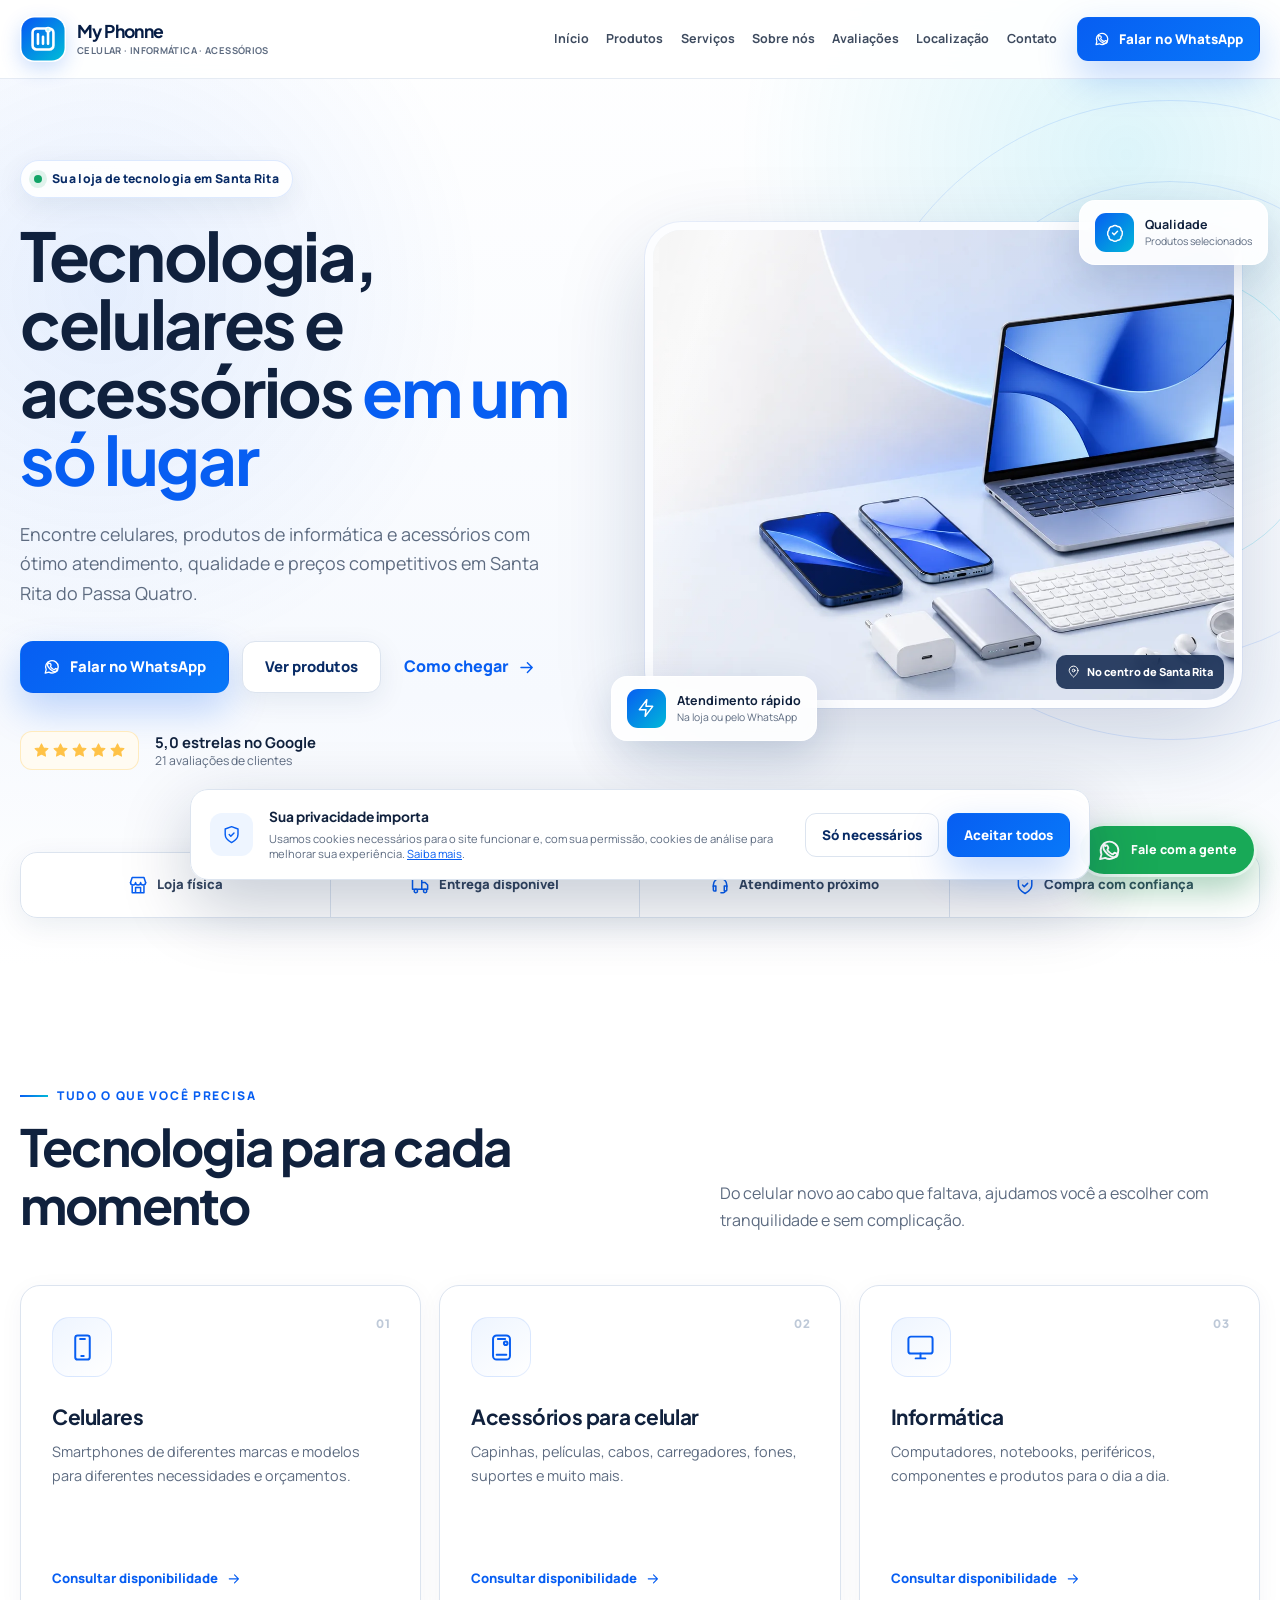
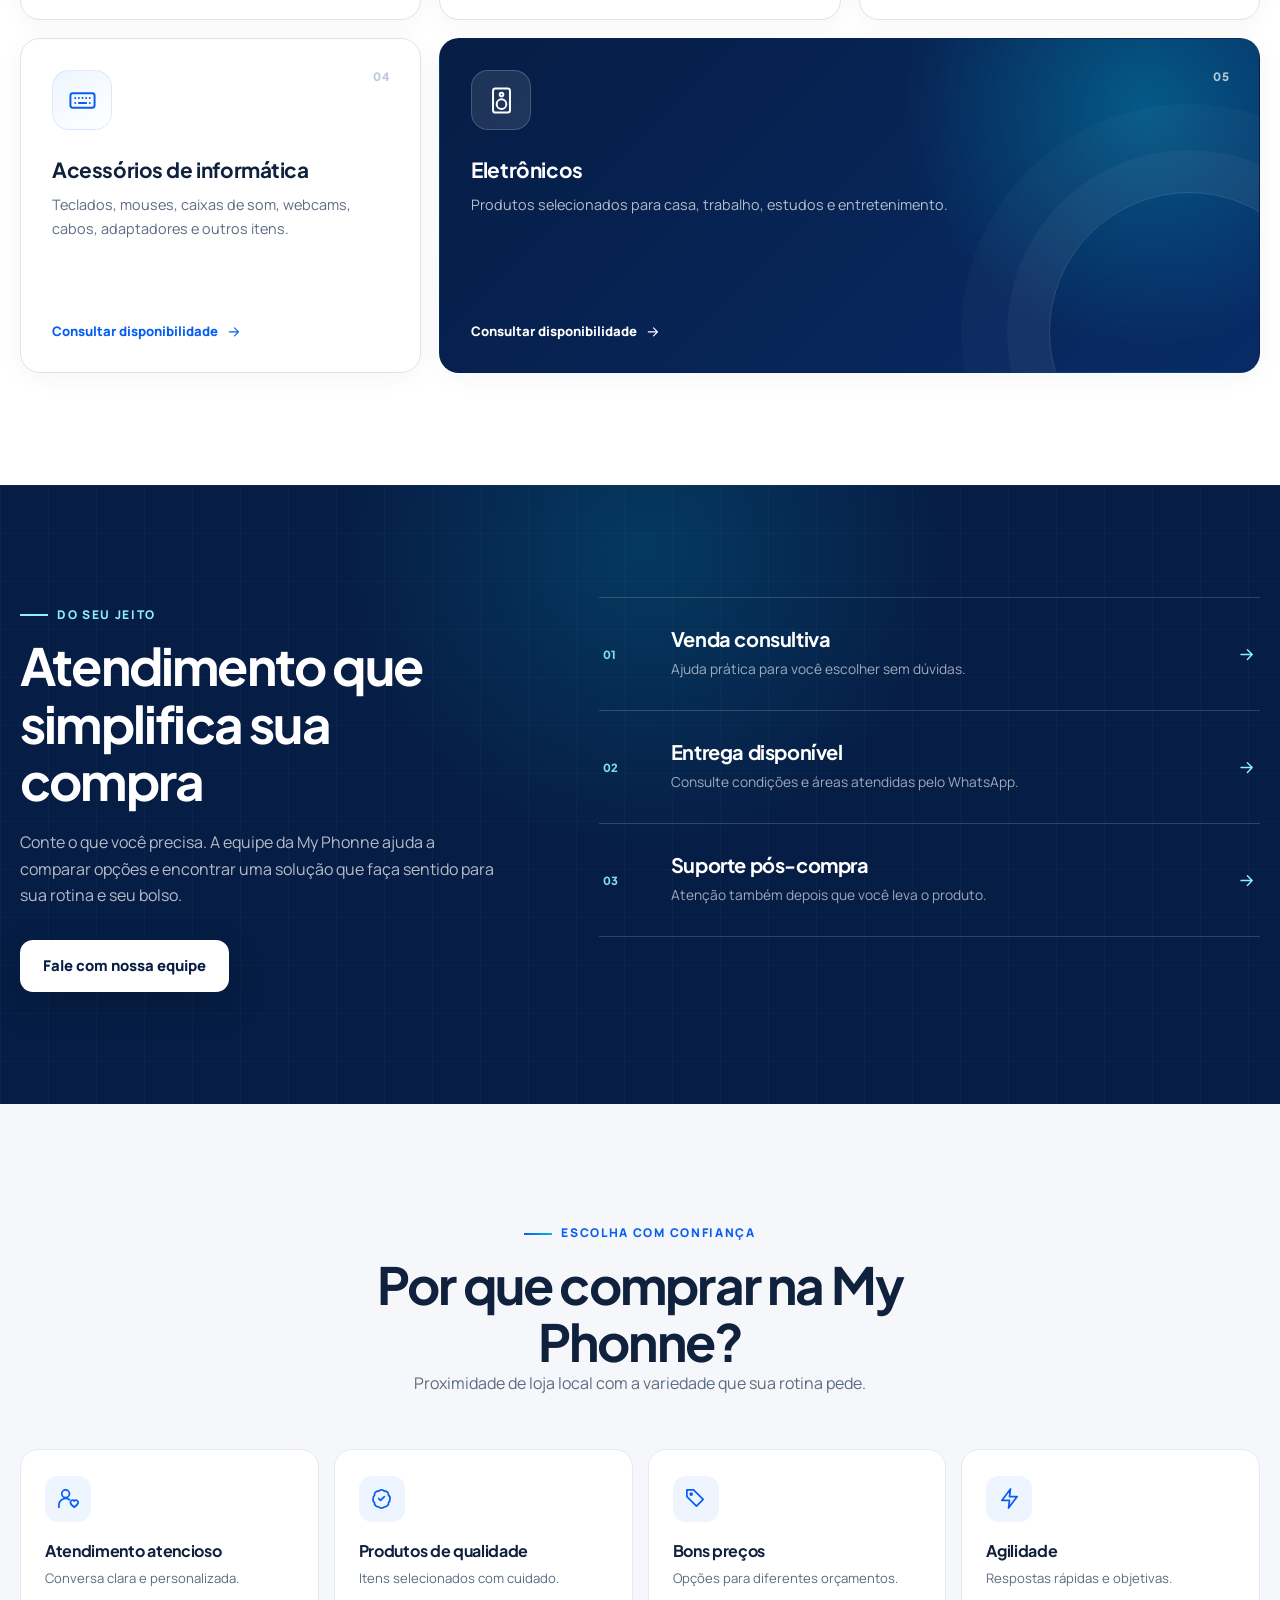
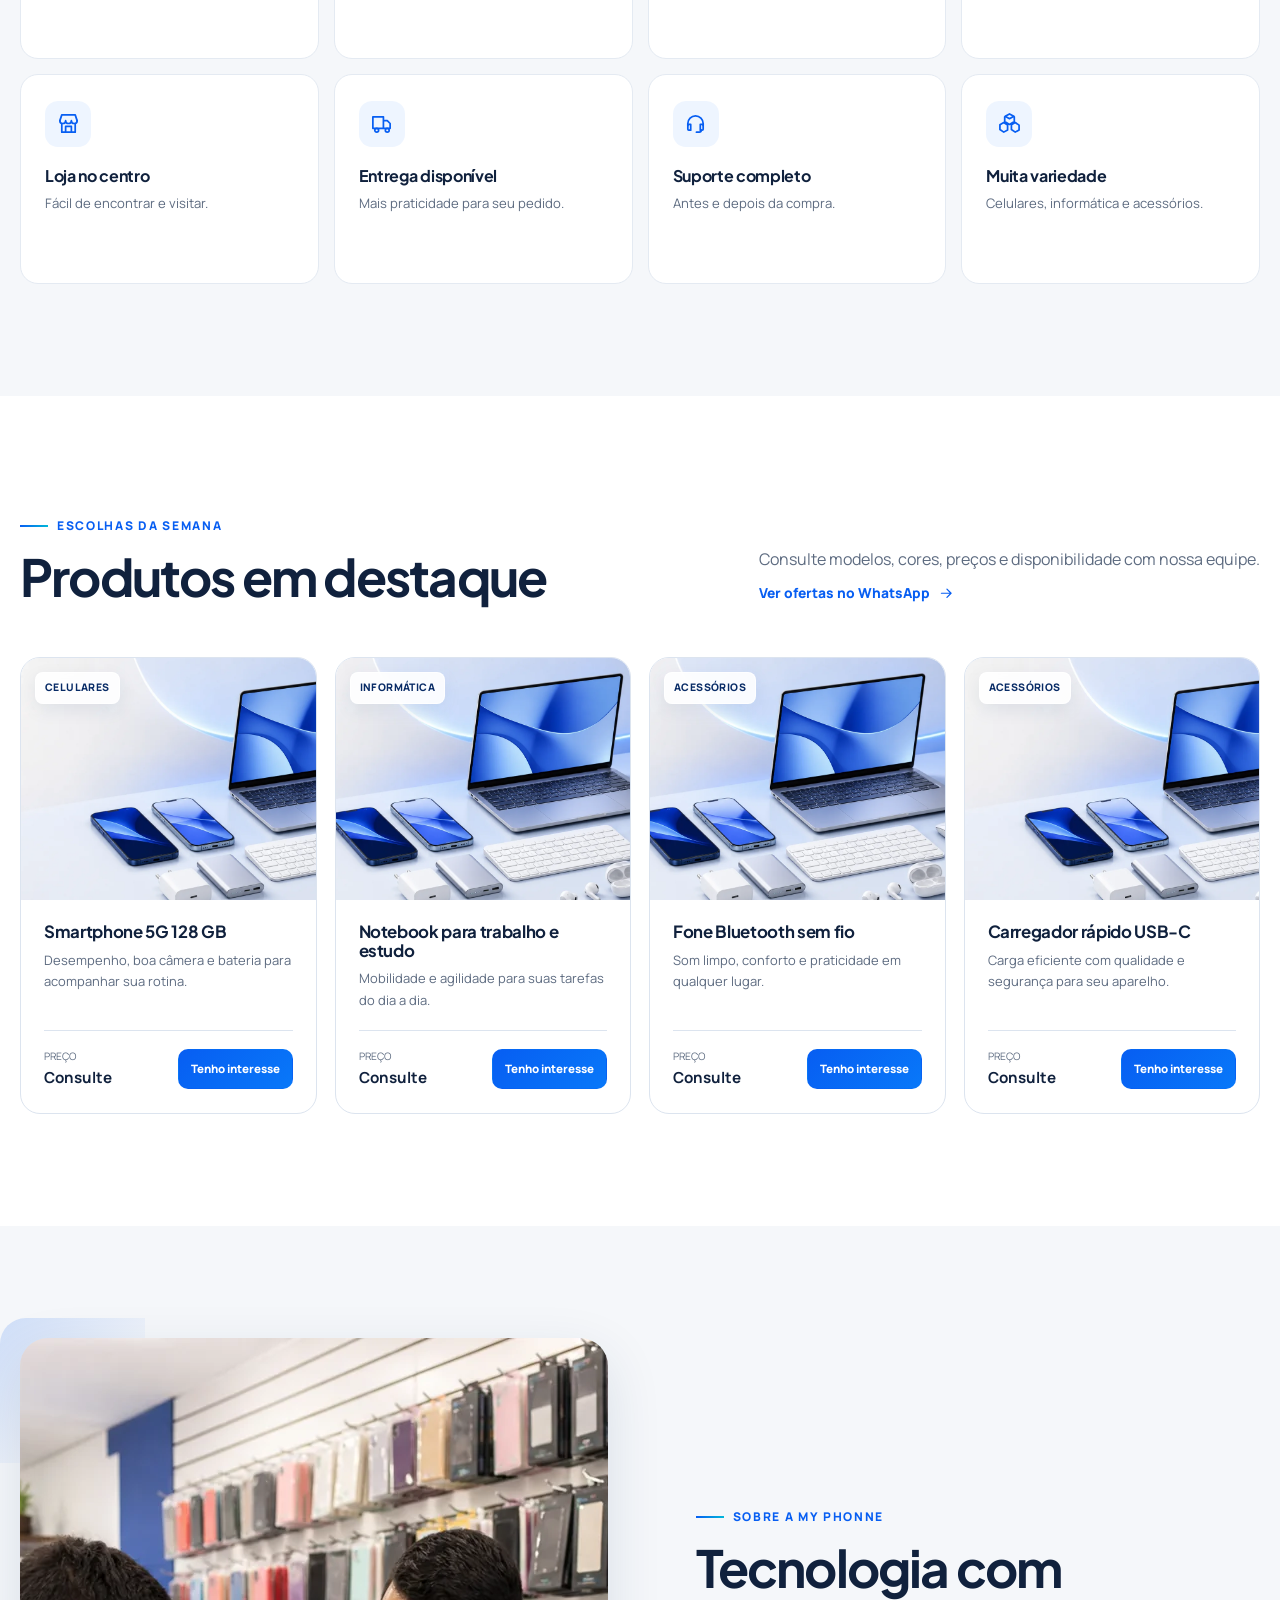
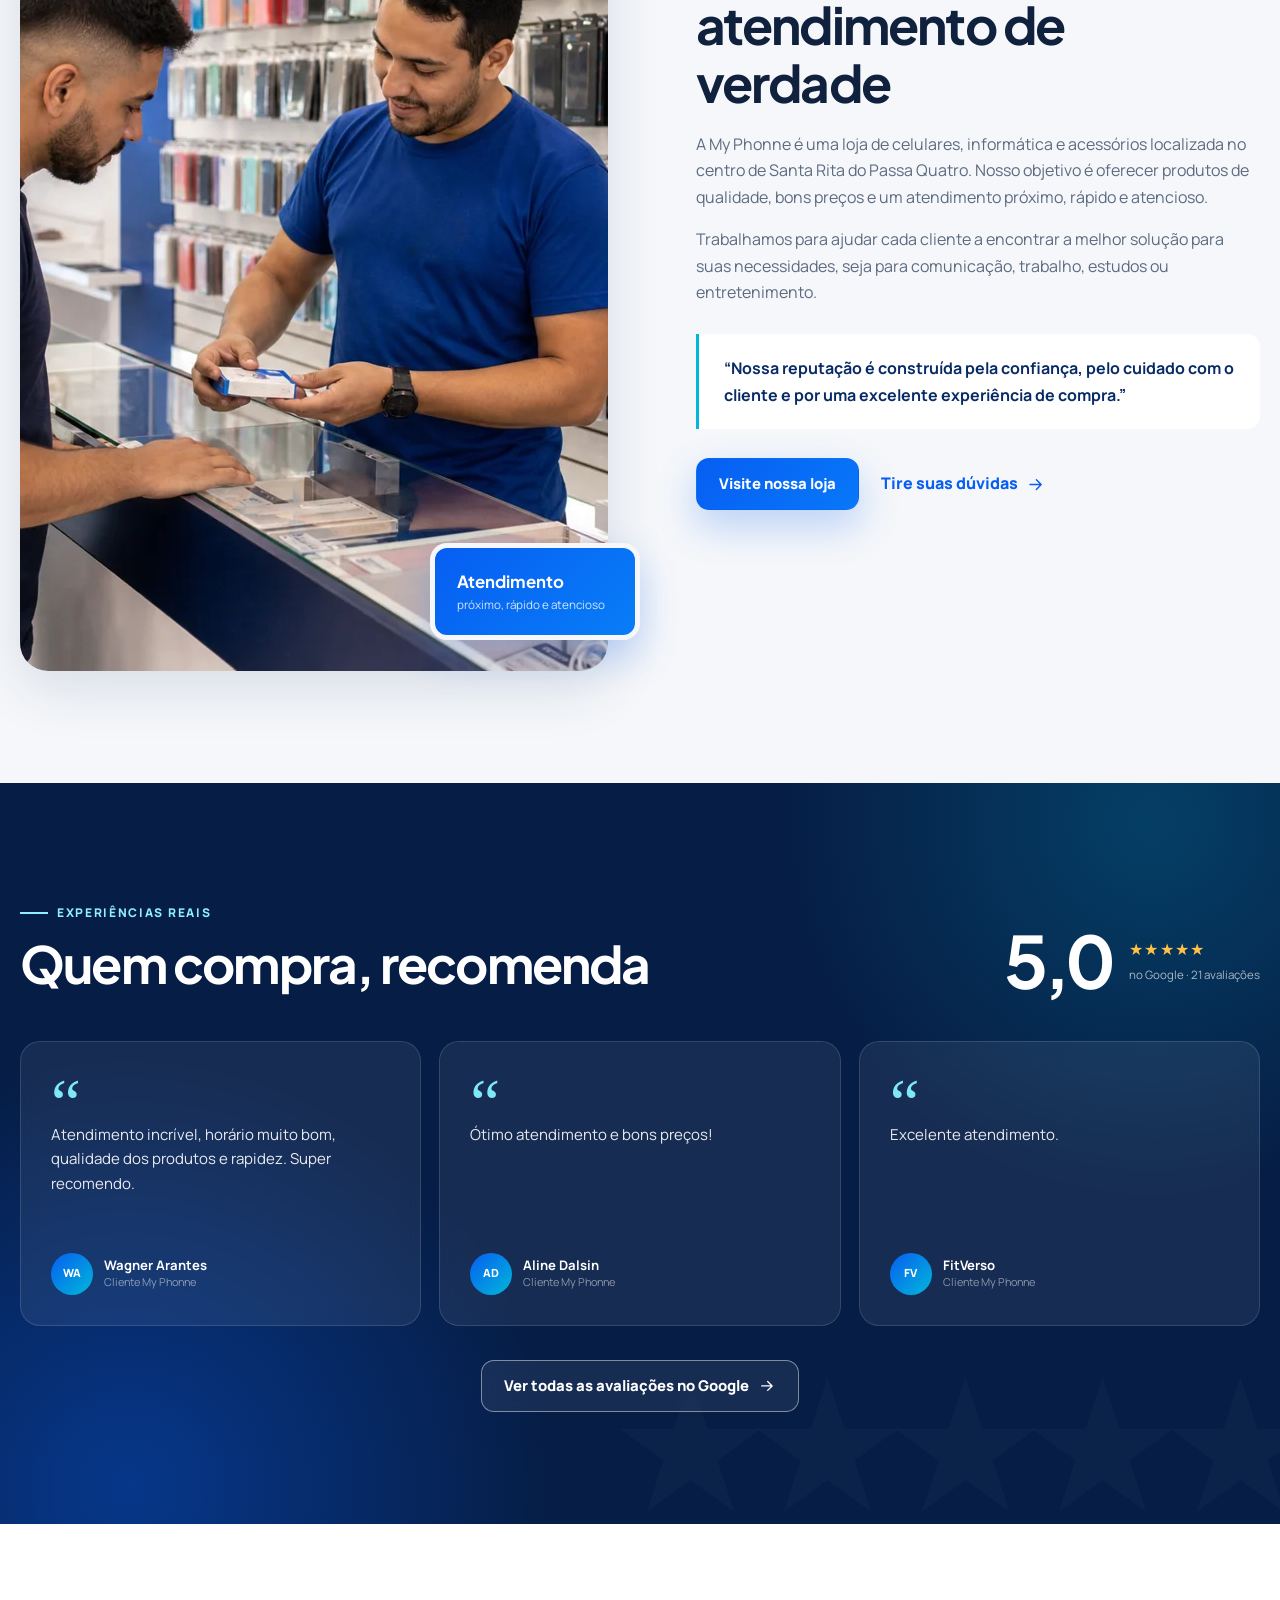
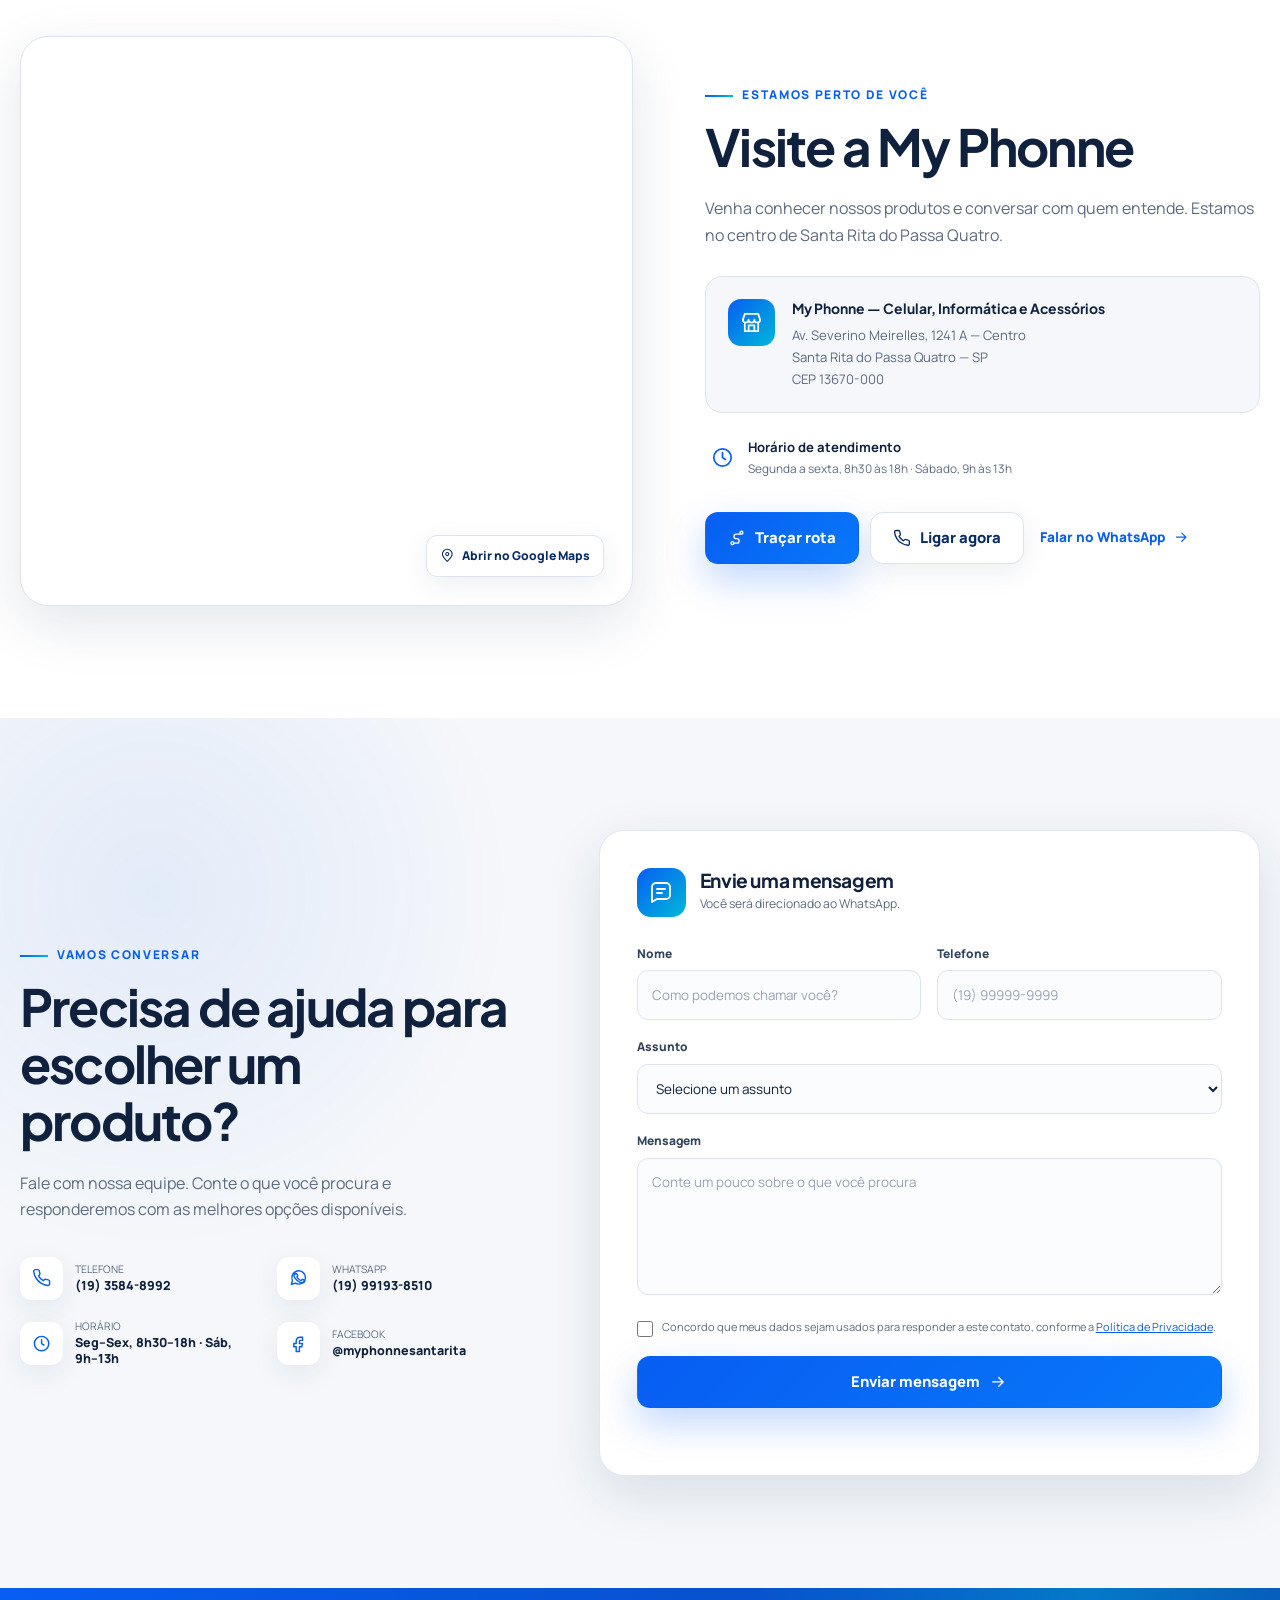
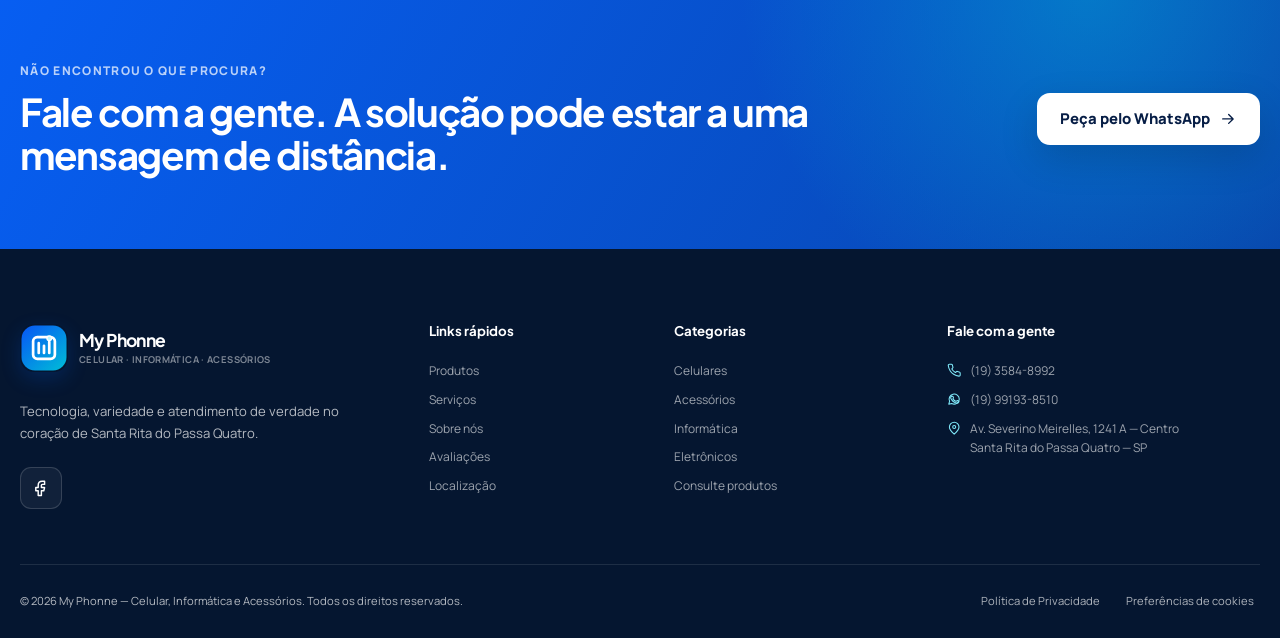
<file: index.html>
<!doctype html>
<html lang="pt-BR">
<head>
  <meta charset="utf-8">
  <meta name="viewport" content="width=device-width, initial-scale=1">
  <title>My Phonne | Celulares, Informática e Acessórios em Santa Rita do Passa Quatro</title>
  <meta name="description" content="Celulares, informática, capinhas, películas, carregadores, fones e acessórios em Santa Rita do Passa Quatro. Fale com a My Phonne e consulte disponibilidade.">
  <meta name="keywords" content="loja de celulares em Santa Rita do Passa Quatro, acessórios para celular, informática, capinhas, películas, carregadores, fones de ouvido, My Phonne">
  <meta name="author" content="My Phonne — Celular, Informática e Acessórios">
  <meta name="robots" content="index, follow, max-image-preview:large">
  <meta name="theme-color" content="#075ef2">
  <meta name="geo.region" content="BR-SP">
  <meta name="geo.placename" content="Santa Rita do Passa Quatro">
  <meta property="og:locale" content="pt_BR">
  <meta property="og:type" content="website">
  <meta property="og:title" content="My Phonne — Tecnologia perto de você">
  <meta property="og:description" content="Celulares, informática e acessórios com atendimento de verdade em Santa Rita do Passa Quatro.">
  <meta property="og:image" content="assets/hero-tech.webp">
  <meta property="og:image:alt" content="Celulares, notebook e acessórios de tecnologia">
  <link rel="icon" href="assets/favicon.svg" type="image/svg+xml">
  <link rel="preconnect" href="https://fonts.googleapis.com">
  <link rel="preconnect" href="https://fonts.gstatic.com" crossorigin>
  <link href="https://fonts.googleapis.com/css2?family=Manrope:wght@400;500;600;700;800&amp;family=Plus+Jakarta+Sans:wght@600;700;800&amp;display=swap" rel="stylesheet">
  <link rel="stylesheet" href="styles.css">
  <script src="config.js"></script>
  <script src="products.js"></script>
  <script src="script.js" defer></script>
  <script type="application/ld+json">
  {
    "@context": "https://schema.org",
    "@type": "ElectronicsStore",
    "name": "My Phonne — Celular, Informática e Acessórios",
    "image": "assets/hero-tech.webp",
    "telephone": "+55 19 3584-8992",
    "priceRange": "$$",
    "address": {
      "@type": "PostalAddress",
      "streetAddress": "Av. Severino Meirelles, 1241 A — Centro",
      "addressLocality": "Santa Rita do Passa Quatro",
      "addressRegion": "SP",
      "postalCode": "13670-000",
      "addressCountry": "BR"
    },
    "geo": {
      "@type": "GeoCoordinates",
      "latitude": -21.6984893,
      "longitude": -47.4819899
    },
    "sameAs": ["https://www.facebook.com/myphonnesantarita"],
    "aggregateRating": {
      "@type": "AggregateRating",
      "ratingValue": "5.0",
      "reviewCount": "21"
    },
    "openingHoursSpecification": [
      {
        "@type": "OpeningHoursSpecification",
        "dayOfWeek": ["Monday", "Tuesday", "Wednesday", "Thursday", "Friday"],
        "opens": "08:30",
        "closes": "18:00"
      },
      {
        "@type": "OpeningHoursSpecification",
        "dayOfWeek": "Saturday",
        "opens": "09:00",
        "closes": "13:00"
      }
    ]
  }
  </script>
</head>
<body>
  <a class="skip-link" href="#conteudo">Pular para o conteúdo principal</a>

  <header class="site-header" id="inicio">
    <div class="container header-inner">
      <a class="brand" href="#inicio" aria-label="My Phonne — voltar ao início">
        <img src="assets/logo-mark.svg" width="46" height="46" alt="" aria-hidden="true">
        <span class="brand-copy">
          <strong>My Phonne</strong>
          <small>Celular · Informática · Acessórios</small>
        </span>
      </a>

      <button class="menu-toggle" type="button" aria-expanded="false" aria-controls="main-nav" aria-label="Abrir menu">
        <svg class="icon icon-menu" aria-hidden="true"><use href="#i-menu"></use></svg>
        <svg class="icon icon-close" aria-hidden="true"><use href="#i-close"></use></svg>
      </button>

      <nav class="main-nav" id="main-nav" aria-label="Navegação principal">
        <a href="#inicio">Início</a>
        <a href="#produtos">Produtos</a>
        <a href="#servicos">Serviços</a>
        <a href="#sobre">Sobre nós</a>
        <a href="#avaliacoes">Avaliações</a>
        <a href="#localizacao">Localização</a>
        <a href="#contato">Contato</a>
        <a class="button button-sm button-primary nav-cta js-whatsapp" href="#" data-whatsapp-message="Olá! Vim pelo site da My Phonne e gostaria de falar com a equipe.">
          <svg class="icon" aria-hidden="true"><use href="#i-whatsapp"></use></svg>
          Falar no WhatsApp
        </a>
      </nav>
    </div>
  </header>

  <main id="conteudo">
    <section class="hero" aria-labelledby="hero-title">
      <div class="hero-orbit" aria-hidden="true"></div>
      <div class="container hero-grid">
        <div class="hero-content reveal">
          <div class="eyebrow">
            <span class="status-dot" aria-hidden="true"></span>
            Sua loja de tecnologia em Santa Rita
          </div>
          <h1 id="hero-title">Tecnologia, celulares e acessórios <span>em um só lugar</span></h1>
          <p class="hero-lead">Encontre celulares, produtos de informática e acessórios com ótimo atendimento, qualidade e preços competitivos em Santa Rita do Passa Quatro.</p>
          <div class="hero-actions">
            <a class="button button-primary js-whatsapp" href="#" data-whatsapp-message="Olá! Vim pelo site da My Phonne e quero encontrar o produto ideal.">
              <svg class="icon" aria-hidden="true"><use href="#i-whatsapp"></use></svg>
              Falar no WhatsApp
            </a>
            <a class="button button-secondary" href="#produtos">Ver produtos</a>
            <a class="text-link" href="#localizacao">
              Como chegar
              <svg class="icon" aria-hidden="true"><use href="#i-arrow"></use></svg>
            </a>
          </div>
          <div class="hero-proof" aria-label="Avaliação: 5 de 5 estrelas no Google, com 21 avaliações">
            <div class="proof-stars" aria-hidden="true">
              <svg class="icon"><use href="#i-star"></use></svg><svg class="icon"><use href="#i-star"></use></svg><svg class="icon"><use href="#i-star"></use></svg><svg class="icon"><use href="#i-star"></use></svg><svg class="icon"><use href="#i-star"></use></svg>
            </div>
            <div><strong>5,0 estrelas no Google</strong><span>21 avaliações de clientes</span></div>
          </div>
        </div>

        <div class="hero-visual reveal reveal-delay" aria-label="Celulares, notebook e acessórios disponíveis na My Phonne">
          <div class="hero-image-wrap">
            <img src="assets/hero-tech.webp" width="1800" height="960" alt="Dois smartphones, notebook, teclado, mouse, fones e carregadores em uma composição clara" fetchpriority="high">
            <div class="hero-shine" aria-hidden="true"></div>
          </div>
          <div class="floating-note note-top">
            <span class="note-icon"><svg class="icon" aria-hidden="true"><use href="#i-badge"></use></svg></span>
            <span><strong>Qualidade</strong><small>Produtos selecionados</small></span>
          </div>
          <div class="floating-note note-bottom">
            <span class="note-icon"><svg class="icon" aria-hidden="true"><use href="#i-zap"></use></svg></span>
            <span><strong>Atendimento rápido</strong><small>Na loja ou pelo WhatsApp</small></span>
          </div>
          <div class="hero-location-chip">
            <svg class="icon" aria-hidden="true"><use href="#i-map-pin"></use></svg>
            No centro de Santa Rita
          </div>
        </div>
      </div>
      <div class="container trust-strip reveal" aria-label="Formas de atendimento">
        <span><svg class="icon" aria-hidden="true"><use href="#i-store"></use></svg> Loja física</span>
        <span><svg class="icon" aria-hidden="true"><use href="#i-truck"></use></svg> Entrega disponível</span>
        <span><svg class="icon" aria-hidden="true"><use href="#i-headset"></use></svg> Atendimento próximo</span>
        <span><svg class="icon" aria-hidden="true"><use href="#i-shield"></use></svg> Compra com confiança</span>
      </div>
    </section>

    <section class="section categories" id="produtos" aria-labelledby="categories-title">
      <div class="container">
        <div class="section-heading section-heading-split reveal">
          <div>
            <span class="section-kicker">Tudo o que você precisa</span>
            <h2 id="categories-title">Tecnologia para cada momento</h2>
          </div>
          <p>Do celular novo ao cabo que faltava, ajudamos você a escolher com tranquilidade e sem complicação.</p>
        </div>

        <div class="category-grid">
          <article class="category-card reveal">
            <div class="category-number">01</div>
            <div class="category-icon"><svg class="icon" aria-hidden="true"><use href="#i-smartphone"></use></svg></div>
            <h3>Celulares</h3>
            <p>Smartphones de diferentes marcas e modelos para diferentes necessidades e orçamentos.</p>
            <a class="card-link js-whatsapp" href="#" data-whatsapp-message="Olá! Gostaria de consultar a disponibilidade de celulares na My Phonne.">Consultar disponibilidade <svg class="icon" aria-hidden="true"><use href="#i-arrow"></use></svg></a>
          </article>
          <article class="category-card reveal">
            <div class="category-number">02</div>
            <div class="category-icon"><svg class="icon" aria-hidden="true"><use href="#i-case"></use></svg></div>
            <h3>Acessórios para celular</h3>
            <p>Capinhas, películas, cabos, carregadores, fones, suportes e muito mais.</p>
            <a class="card-link js-whatsapp" href="#" data-whatsapp-message="Olá! Gostaria de consultar a disponibilidade de acessórios para celular na My Phonne.">Consultar disponibilidade <svg class="icon" aria-hidden="true"><use href="#i-arrow"></use></svg></a>
          </article>
          <article class="category-card reveal">
            <div class="category-number">03</div>
            <div class="category-icon"><svg class="icon" aria-hidden="true"><use href="#i-monitor"></use></svg></div>
            <h3>Informática</h3>
            <p>Computadores, notebooks, periféricos, componentes e produtos para o dia a dia.</p>
            <a class="card-link js-whatsapp" href="#" data-whatsapp-message="Olá! Gostaria de consultar a disponibilidade de produtos de informática na My Phonne.">Consultar disponibilidade <svg class="icon" aria-hidden="true"><use href="#i-arrow"></use></svg></a>
          </article>
          <article class="category-card reveal">
            <div class="category-number">04</div>
            <div class="category-icon"><svg class="icon" aria-hidden="true"><use href="#i-keyboard"></use></svg></div>
            <h3>Acessórios de informática</h3>
            <p>Teclados, mouses, caixas de som, webcams, cabos, adaptadores e outros itens.</p>
            <a class="card-link js-whatsapp" href="#" data-whatsapp-message="Olá! Gostaria de consultar a disponibilidade de acessórios de informática na My Phonne.">Consultar disponibilidade <svg class="icon" aria-hidden="true"><use href="#i-arrow"></use></svg></a>
          </article>
          <article class="category-card category-card-featured reveal">
            <div class="category-number">05</div>
            <div class="category-icon"><svg class="icon" aria-hidden="true"><use href="#i-speaker"></use></svg></div>
            <h3>Eletrônicos</h3>
            <p>Produtos selecionados para casa, trabalho, estudos e entretenimento.</p>
            <a class="card-link js-whatsapp" href="#" data-whatsapp-message="Olá! Gostaria de consultar a disponibilidade de eletrônicos na My Phonne.">Consultar disponibilidade <svg class="icon" aria-hidden="true"><use href="#i-arrow"></use></svg></a>
          </article>
        </div>
      </div>
    </section>

    <section class="section service-section" id="servicos" aria-labelledby="services-title">
      <div class="container service-grid">
        <div class="service-intro reveal">
          <span class="section-kicker section-kicker-light">Do seu jeito</span>
          <h2 id="services-title">Atendimento que simplifica sua compra</h2>
          <p>Conte o que você precisa. A equipe da My Phonne ajuda a comparar opções e encontrar uma solução que faça sentido para sua rotina e seu bolso.</p>
          <a class="button button-light js-whatsapp" href="#" data-whatsapp-message="Olá! Preciso de ajuda para escolher um produto na My Phonne.">Fale com nossa equipe</a>
        </div>
        <div class="service-list">
          <article class="service-item reveal">
            <span>01</span>
            <div><h3>Venda consultiva</h3><p>Ajuda prática para você escolher sem dúvidas.</p></div>
            <svg class="icon" aria-hidden="true"><use href="#i-arrow"></use></svg>
          </article>
          <article class="service-item reveal">
            <span>02</span>
            <div><h3>Entrega disponível</h3><p>Consulte condições e áreas atendidas pelo WhatsApp.</p></div>
            <svg class="icon" aria-hidden="true"><use href="#i-arrow"></use></svg>
          </article>
          <article class="service-item reveal">
            <span>03</span>
            <div><h3>Suporte pós-compra</h3><p>Atenção também depois que você leva o produto.</p></div>
            <svg class="icon" aria-hidden="true"><use href="#i-arrow"></use></svg>
          </article>
        </div>
      </div>
    </section>

    <section class="section advantages" aria-labelledby="advantages-title">
      <div class="container">
        <div class="section-heading centered reveal">
          <span class="section-kicker">Escolha com confiança</span>
          <h2 id="advantages-title">Por que comprar na My Phonne?</h2>
          <p>Proximidade de loja local com a variedade que sua rotina pede.</p>
        </div>
        <div class="advantage-grid">
          <article class="advantage-card reveal"><div class="advantage-icon"><svg class="icon" aria-hidden="true"><use href="#i-user-heart"></use></svg></div><h3>Atendimento atencioso</h3><p>Conversa clara e personalizada.</p></article>
          <article class="advantage-card reveal"><div class="advantage-icon"><svg class="icon" aria-hidden="true"><use href="#i-badge"></use></svg></div><h3>Produtos de qualidade</h3><p>Itens selecionados com cuidado.</p></article>
          <article class="advantage-card reveal"><div class="advantage-icon"><svg class="icon" aria-hidden="true"><use href="#i-tag"></use></svg></div><h3>Bons preços</h3><p>Opções para diferentes orçamentos.</p></article>
          <article class="advantage-card reveal"><div class="advantage-icon"><svg class="icon" aria-hidden="true"><use href="#i-zap"></use></svg></div><h3>Agilidade</h3><p>Respostas rápidas e objetivas.</p></article>
          <article class="advantage-card reveal"><div class="advantage-icon"><svg class="icon" aria-hidden="true"><use href="#i-store"></use></svg></div><h3>Loja no centro</h3><p>Fácil de encontrar e visitar.</p></article>
          <article class="advantage-card reveal"><div class="advantage-icon"><svg class="icon" aria-hidden="true"><use href="#i-truck"></use></svg></div><h3>Entrega disponível</h3><p>Mais praticidade para seu pedido.</p></article>
          <article class="advantage-card reveal"><div class="advantage-icon"><svg class="icon" aria-hidden="true"><use href="#i-headset"></use></svg></div><h3>Suporte completo</h3><p>Antes e depois da compra.</p></article>
          <article class="advantage-card reveal"><div class="advantage-icon"><svg class="icon" aria-hidden="true"><use href="#i-boxes"></use></svg></div><h3>Muita variedade</h3><p>Celulares, informática e acessórios.</p></article>
        </div>
      </div>
    </section>

    <section class="section featured-products" aria-labelledby="featured-title">
      <div class="container">
        <div class="section-heading section-heading-split reveal">
          <div>
            <span class="section-kicker">Escolhas da semana</span>
            <h2 id="featured-title">Produtos em destaque</h2>
          </div>
          <div class="heading-action">
            <p>Consulte modelos, cores, preços e disponibilidade com nossa equipe.</p>
            <a class="text-link js-whatsapp" href="#" data-whatsapp-message="Olá! Quero conhecer os produtos e ofertas disponíveis na My Phonne.">Ver ofertas no WhatsApp <svg class="icon" aria-hidden="true"><use href="#i-arrow"></use></svg></a>
          </div>
        </div>
        <div class="product-grid" id="product-grid" aria-live="polite"></div>
      </div>
    </section>

    <section class="section about" id="sobre" aria-labelledby="about-title">
      <div class="container about-grid">
        <div class="about-visual reveal">
          <img src="assets/store-service.webp" width="1400" height="933" alt="Atendente da loja auxiliando um cliente em um balcão com acessórios ao fundo" loading="lazy">
          <div class="about-badge">
            <strong>Atendimento</strong>
            <span>próximo, rápido e atencioso</span>
          </div>
        </div>
        <div class="about-content reveal">
          <span class="section-kicker">Sobre a My Phonne</span>
          <h2 id="about-title">Tecnologia com atendimento de verdade</h2>
          <p>A My Phonne é uma loja de celulares, informática e acessórios localizada no centro de Santa Rita do Passa Quatro. Nosso objetivo é oferecer produtos de qualidade, bons preços e um atendimento próximo, rápido e atencioso.</p>
          <p>Trabalhamos para ajudar cada cliente a encontrar a melhor solução para suas necessidades, seja para comunicação, trabalho, estudos ou entretenimento.</p>
          <blockquote>“Nossa reputação é construída pela confiança, pelo cuidado com o cliente e por uma excelente experiência de compra.”</blockquote>
          <div class="about-actions">
            <a class="button button-primary" href="#localizacao">Visite nossa loja</a>
            <a class="text-link js-whatsapp" href="#" data-whatsapp-message="Olá! Gostaria de tirar uma dúvida com a equipe da My Phonne.">Tire suas dúvidas <svg class="icon" aria-hidden="true"><use href="#i-arrow"></use></svg></a>
          </div>
        </div>
      </div>
    </section>

    <section class="section reviews" id="avaliacoes" aria-labelledby="reviews-title">
      <div class="container">
        <div class="review-header reveal">
          <div>
            <span class="section-kicker section-kicker-light">Experiências reais</span>
            <h2 id="reviews-title">Quem compra, recomenda</h2>
          </div>
          <div class="rating-lockup">
            <strong>5,0</strong>
            <div><span class="rating-stars" aria-hidden="true">★★★★★</span><small>no Google · 21 avaliações</small></div>
          </div>
        </div>
        <div class="testimonial-grid">
          <figure class="testimonial reveal">
            <div class="quote-mark" aria-hidden="true">“</div>
            <blockquote>Atendimento incrível, horário muito bom, qualidade dos produtos e rapidez. Super recomendo.</blockquote>
            <figcaption><span>WA</span><div><strong>Wagner Arantes</strong><small>Cliente My Phonne</small></div></figcaption>
          </figure>
          <figure class="testimonial reveal">
            <div class="quote-mark" aria-hidden="true">“</div>
            <blockquote>Ótimo atendimento e bons preços!</blockquote>
            <figcaption><span>AD</span><div><strong>Aline Dalsin</strong><small>Cliente My Phonne</small></div></figcaption>
          </figure>
          <figure class="testimonial reveal">
            <div class="quote-mark" aria-hidden="true">“</div>
            <blockquote>Excelente atendimento.</blockquote>
            <figcaption><span>FV</span><div><strong>FitVerso</strong><small>Cliente My Phonne</small></div></figcaption>
          </figure>
        </div>
        <div class="reviews-action reveal">
          <a class="button button-outline-light js-reviews" href="#" target="_blank" rel="noopener noreferrer">Ver todas as avaliações no Google <svg class="icon" aria-hidden="true"><use href="#i-arrow"></use></svg></a>
        </div>
      </div>
    </section>

    <section class="section location" id="localizacao" aria-labelledby="location-title">
      <div class="container location-grid">
        <div class="map-card reveal">
          <iframe title="Mapa com a localização da My Phonne em Santa Rita do Passa Quatro" src="https://www.google.com/maps?q=-21.6984893,-47.4819899&amp;z=16&amp;output=embed" loading="lazy" referrerpolicy="no-referrer-when-downgrade" allowfullscreen></iframe>
          <a class="map-expand js-directions" href="#" target="_blank" rel="noopener noreferrer"><svg class="icon" aria-hidden="true"><use href="#i-map-pin"></use></svg> Abrir no Google Maps</a>
        </div>
        <div class="location-content reveal">
          <span class="section-kicker">Estamos perto de você</span>
          <h2 id="location-title">Visite a My Phonne</h2>
          <p class="location-lead">Venha conhecer nossos produtos e conversar com quem entende. Estamos no centro de Santa Rita do Passa Quatro.</p>
          <div class="address-card">
            <div class="address-icon"><svg class="icon" aria-hidden="true"><use href="#i-store"></use></svg></div>
            <div>
              <strong>My Phonne — Celular, Informática e Acessórios</strong>
              <address>Av. Severino Meirelles, 1241 A — Centro<br>Santa Rita do Passa Quatro — SP<br>CEP 13670-000</address>
            </div>
          </div>
          <div class="hours-row"><svg class="icon" aria-hidden="true"><use href="#i-clock"></use></svg><span><strong>Horário de atendimento</strong><small>Segunda a sexta, 8h30 às 18h · Sábado, 9h às 13h</small></span></div>
          <div class="location-actions">
            <a class="button button-primary js-directions" href="#" target="_blank" rel="noopener noreferrer"><svg class="icon" aria-hidden="true"><use href="#i-route"></use></svg> Traçar rota</a>
            <a class="button button-secondary js-phone" href="#"><svg class="icon" aria-hidden="true"><use href="#i-phone"></use></svg> Ligar agora</a>
            <a class="text-link js-whatsapp" href="#" data-whatsapp-message="Olá! Gostaria de falar com a My Phonne e saber mais sobre a loja.">Falar no WhatsApp <svg class="icon" aria-hidden="true"><use href="#i-arrow"></use></svg></a>
          </div>
        </div>
      </div>
    </section>

    <section class="section contact" id="contato" aria-labelledby="contact-title">
      <div class="container contact-grid">
        <div class="contact-copy reveal">
          <span class="section-kicker">Vamos conversar</span>
          <h2 id="contact-title">Precisa de ajuda para escolher um produto?</h2>
          <p class="contact-lead">Fale com nossa equipe. Conte o que você procura e responderemos com as melhores opções disponíveis.</p>
          <ul class="contact-list">
            <li><span><svg class="icon" aria-hidden="true"><use href="#i-phone"></use></svg></span><div><small>Telefone</small><a class="js-phone" href="#" data-config-text="phoneDisplay">(19) 3584-8992</a></div></li>
            <li><span><svg class="icon" aria-hidden="true"><use href="#i-whatsapp"></use></svg></span><div><small>WhatsApp</small><a class="js-whatsapp" href="#" data-whatsapp-message="Olá! Vim pelo site da My Phonne e preciso de ajuda." data-config-text="whatsappDisplay">(19) 99193-8510</a></div></li>
            <li><span><svg class="icon" aria-hidden="true"><use href="#i-clock"></use></svg></span><div><small>Horário</small><p>Seg–Sex, 8h30–18h · Sáb, 9h–13h</p></div></li>
            <li><span><svg class="icon" aria-hidden="true"><use href="#i-facebook"></use></svg></span><div><small>Facebook</small><a class="js-facebook" href="#" target="_blank" rel="noopener noreferrer">@myphonnesantarita</a></div></li>
          </ul>
        </div>

        <form class="contact-form reveal" id="contact-form">
          <div class="form-heading">
            <span class="form-icon"><svg class="icon" aria-hidden="true"><use href="#i-message"></use></svg></span>
            <div><h3>Envie uma mensagem</h3><p>Você será direcionado ao WhatsApp.</p></div>
          </div>
          <div class="form-row">
            <div class="form-field">
              <label for="name">Nome</label>
              <input id="name" name="name" type="text" autocomplete="name" placeholder="Como podemos chamar você?" required>
            </div>
            <div class="form-field">
              <label for="phone">Telefone</label>
              <input id="phone" name="phone" type="tel" inputmode="tel" autocomplete="tel" placeholder="(19) 99999-9999" required>
            </div>
          </div>
          <div class="form-field">
            <label for="subject">Assunto</label>
            <select id="subject" name="subject" required>
              <option value="">Selecione um assunto</option>
              <option>Celulares</option>
              <option>Acessórios para celular</option>
              <option>Informática</option>
              <option>Acessórios de informática</option>
              <option>Eletrônicos</option>
              <option>Outro assunto</option>
            </select>
          </div>
          <div class="form-field">
            <label for="message">Mensagem</label>
            <textarea id="message" name="message" rows="5" placeholder="Conte um pouco sobre o que você procura" required></textarea>
          </div>
          <label class="consent"><input type="checkbox" required><span>Concordo que meus dados sejam usados para responder a este contato, conforme a <a href="privacidade.html">Política de Privacidade</a>.</span></label>
          <button class="button button-primary button-full" type="submit">Enviar mensagem <svg class="icon" aria-hidden="true"><use href="#i-arrow"></use></svg></button>
          <p class="form-status" id="form-status" role="status" aria-live="polite"></p>
        </form>
      </div>
    </section>

    <section class="cta-band" aria-label="Chamada para contato">
      <div class="container cta-band-inner reveal">
        <div>
          <span>Não encontrou o que procura?</span>
          <h2>Fale com a gente. A solução pode estar a uma mensagem de distância.</h2>
        </div>
        <a class="button button-light js-whatsapp" href="#" data-whatsapp-message="Olá! Não encontrei o produto que procuro no site. A equipe pode me ajudar?">
          Peça pelo WhatsApp
          <svg class="icon" aria-hidden="true"><use href="#i-arrow"></use></svg>
        </a>
      </div>
    </section>
  </main>

  <footer class="site-footer">
    <div class="container footer-grid">
      <div class="footer-brand">
        <a class="brand brand-footer" href="#inicio">
          <img src="assets/logo-mark.svg" width="48" height="48" alt="" aria-hidden="true">
          <span class="brand-copy"><strong>My Phonne</strong><small>Celular · Informática · Acessórios</small></span>
        </a>
        <p>Tecnologia, variedade e atendimento de verdade no coração de Santa Rita do Passa Quatro.</p>
        <a class="footer-social js-facebook" href="#" target="_blank" rel="noopener noreferrer" aria-label="Visitar Facebook da My Phonne"><svg class="icon" aria-hidden="true"><use href="#i-facebook"></use></svg></a>
      </div>
      <div class="footer-column"><h3>Links rápidos</h3><a href="#produtos">Produtos</a><a href="#servicos">Serviços</a><a href="#sobre">Sobre nós</a><a href="#avaliacoes">Avaliações</a><a href="#localizacao">Localização</a></div>
      <div class="footer-column"><h3>Categorias</h3><a href="#produtos">Celulares</a><a href="#produtos">Acessórios</a><a href="#produtos">Informática</a><a href="#produtos">Eletrônicos</a><a class="js-whatsapp" href="#" data-whatsapp-message="Olá! Quero consultar produtos disponíveis na My Phonne.">Consulte produtos</a></div>
      <div class="footer-column footer-contact"><h3>Fale com a gente</h3><a class="js-phone" href="#"><svg class="icon" aria-hidden="true"><use href="#i-phone"></use></svg><span data-config-text="phoneDisplay">(19) 3584-8992</span></a><a class="js-whatsapp" href="#" data-whatsapp-message="Olá! Vim pelo site da My Phonne." data-config-text="whatsappDisplay"><svg class="icon" aria-hidden="true"><use href="#i-whatsapp"></use></svg>(19) 99193-8510</a><p><svg class="icon" aria-hidden="true"><use href="#i-map-pin"></use></svg>Av. Severino Meirelles, 1241 A — Centro<br>Santa Rita do Passa Quatro — SP</p></div>
    </div>
    <div class="container footer-bottom">
      <p>© 2026 My Phonne — Celular, Informática e Acessórios. Todos os direitos reservados.</p>
      <div><a href="privacidade.html">Política de Privacidade</a><button class="cookie-settings" type="button">Preferências de cookies</button></div>
    </div>
  </footer>

  <a class="floating-whatsapp js-whatsapp" href="#" data-whatsapp-message="Olá! Vim pelo site da My Phonne e gostaria de falar com a equipe." aria-label="Falar com a My Phonne no WhatsApp">
    <svg class="icon" aria-hidden="true"><use href="#i-whatsapp"></use></svg>
    <span>Fale com a gente</span>
  </a>

  <div class="cookie-banner" id="cookie-banner" role="dialog" aria-labelledby="cookie-title" aria-describedby="cookie-description" hidden>
    <div class="cookie-icon"><svg class="icon" aria-hidden="true"><use href="#i-shield"></use></svg></div>
    <div class="cookie-copy"><strong id="cookie-title">Sua privacidade importa</strong><p id="cookie-description">Usamos cookies necessários para o site funcionar e, com sua permissão, cookies de análise para melhorar sua experiência. <a href="privacidade.html">Saiba mais</a>.</p></div>
    <div class="cookie-actions"><button class="button button-ghost button-sm" id="cookie-essential" type="button">Só necessários</button><button class="button button-primary button-sm" id="cookie-accept" type="button">Aceitar todos</button></div>
  </div>

  <svg class="svg-sprite" aria-hidden="true">
    <symbol id="i-menu" viewBox="0 0 24 24"><path d="M4 7h16M4 12h16M4 17h16"/></symbol>
    <symbol id="i-close" viewBox="0 0 24 24"><path d="m6 6 12 12M18 6 6 18"/></symbol>
    <symbol id="i-arrow" viewBox="0 0 24 24"><path d="M5 12h14M13 6l6 6-6 6"/></symbol>
    <symbol id="i-phone" viewBox="0 0 24 24"><path d="M22 16.9v3a2 2 0 0 1-2.18 2 19.8 19.8 0 0 1-8.63-3.07 19.5 19.5 0 0 1-6-6A19.8 19.8 0 0 1 2.12 4.2 2 2 0 0 1 4.11 2h3a2 2 0 0 1 2 1.72c.13.96.36 1.9.69 2.8a2 2 0 0 1-.45 2.11L8.1 9.88a16 16 0 0 0 6 6l1.25-1.25a2 2 0 0 1 2.11-.45c.9.33 1.84.56 2.8.69A2 2 0 0 1 22 16.9Z"/></symbol>
    <symbol id="i-whatsapp" viewBox="0 0 24 24"><path d="M20.5 11.6a8.5 8.5 0 0 1-12.6 7.45L3 20.3l1.3-4.72A8.5 8.5 0 1 1 20.5 11.6Z"/><path d="M8.2 7.6c.2-.45.42-.46.73-.47h.62c.2 0 .42.07.54.4l.75 1.8c.1.28.06.48-.08.69l-.58.72c-.2.2-.36.38-.16.72.2.34.9 1.45 1.95 2.35 1.35 1.2 2.43 1.57 2.8 1.74.3.14.55.12.76-.11l.98-1.12c.23-.28.47-.22.76-.12l1.8.85c.33.16.55.24.63.38.08.14.08.8-.2 1.56-.28.77-1.62 1.47-2.26 1.52-.58.05-1.3.08-2.1-.18-.49-.15-1.11-.36-1.91-.7-3.37-1.46-5.57-4.88-5.74-5.1-.16-.22-1.37-1.82-1.37-3.48 0-1.65.87-2.47 1.18-2.81Z"/></symbol>
    <symbol id="i-map-pin" viewBox="0 0 24 24"><path d="M20 10c0 5-8 12-8 12S4 15 4 10a8 8 0 1 1 16 0Z"/><circle cx="12" cy="10" r="2.5"/></symbol>
    <symbol id="i-star" viewBox="0 0 24 24"><path d="m12 2.7 2.8 5.67 6.26.91-4.53 4.42 1.07 6.24L12 17l-5.6 2.94 1.07-6.24-4.53-4.42 6.26-.91L12 2.7Z"/></symbol>
    <symbol id="i-store" viewBox="0 0 24 24"><path d="M3 9 5 3h14l2 6M5 13v8h14v-8M9 21v-6h6v6"/><path d="M3 9a3 3 0 0 0 6 0 3 3 0 0 0 6 0 3 3 0 0 0 6 0"/></symbol>
    <symbol id="i-truck" viewBox="0 0 24 24"><path d="M3 5h11v12H3zM14 9h4l3 3v5h-7z"/><circle cx="7" cy="19" r="2"/><circle cx="18" cy="19" r="2"/></symbol>
    <symbol id="i-headset" viewBox="0 0 24 24"><path d="M4 14v-2a8 8 0 0 1 16 0v2M18 19c0 1.1-.9 2-2 2h-3"/><path d="M4 13h3v6H5a1 1 0 0 1-1-1v-5ZM20 13h-3v6h2a1 1 0 0 0 1-1v-5Z"/></symbol>
    <symbol id="i-shield" viewBox="0 0 24 24"><path d="M12 22s8-4 8-10V5l-8-3-8 3v7c0 6 8 10 8 10Z"/><path d="m9 12 2 2 4-4"/></symbol>
    <symbol id="i-badge" viewBox="0 0 24 24"><path d="M12 22a4 4 0 0 0 3-1.35 4 4 0 0 0 4.35-4.35A4 4 0 0 0 20.7 13a4 4 0 0 0-1.35-4.35A4 4 0 0 0 15 4.3 4 4 0 0 0 12 3a4 4 0 0 0-3 1.3 4 4 0 0 0-4.35 4.35A4 4 0 0 0 3.3 12a4 4 0 0 0 1.35 4.3A4 4 0 0 0 9 20.65 4 4 0 0 0 12 22Z"/><path d="m9 12 2 2 4-4"/></symbol>
    <symbol id="i-zap" viewBox="0 0 24 24"><path d="m13 2-9 12h8l-1 8 9-12h-8l1-8Z"/></symbol>
    <symbol id="i-smartphone" viewBox="0 0 24 24"><rect x="6" y="2" width="12" height="20" rx="2"/><path d="M10 5h4M11 19h2"/></symbol>
    <symbol id="i-case" viewBox="0 0 24 24"><rect x="5" y="2" width="14" height="20" rx="3"/><path d="M9 5h6M8 18h8"/><circle cx="15.5" cy="8.5" r="1.5"/></symbol>
    <symbol id="i-monitor" viewBox="0 0 24 24"><rect x="2" y="3" width="20" height="14" rx="2"/><path d="M8 21h8M12 17v4"/></symbol>
    <symbol id="i-keyboard" viewBox="0 0 24 24"><rect x="2" y="6" width="20" height="12" rx="2"/><path d="M6 10h.01M9 10h.01M12 10h.01M15 10h.01M18 10h.01M6 14h.01M9 14h6M18 14h.01"/></symbol>
    <symbol id="i-speaker" viewBox="0 0 24 24"><rect x="5" y="2" width="14" height="20" rx="2"/><circle cx="12" cy="15" r="4"/><circle cx="12" cy="7" r="1.5"/></symbol>
    <symbol id="i-user-heart" viewBox="0 0 24 24"><circle cx="9" cy="7" r="4"/><path d="M2 21v-2a7 7 0 0 1 11-5.75"/><path d="M18 21s-4-2.2-4-5a2.2 2.2 0 0 1 4-1.3 2.2 2.2 0 0 1 4 1.3c0 2.8-4 5-4 5Z"/></symbol>
    <symbol id="i-tag" viewBox="0 0 24 24"><path d="m20 13-7 7L3 10V3h7l10 10Z"/><circle cx="7.5" cy="7.5" r="1"/></symbol>
    <symbol id="i-boxes" viewBox="0 0 24 24"><path d="m12 2 4.5 2.5L12 7 7.5 4.5 12 2ZM7 5v5l5 3 5-3V5M6 11l-4 2.3v5L6 21l4-2.3v-5L6 11ZM18 11l-4 2.3v5L18 21l4-2.3v-5L18 11Z"/></symbol>
    <symbol id="i-clock" viewBox="0 0 24 24"><circle cx="12" cy="12" r="9"/><path d="M12 7v5l3 2"/></symbol>
    <symbol id="i-route" viewBox="0 0 24 24"><circle cx="6" cy="19" r="2"/><circle cx="18" cy="5" r="2"/><path d="M8 19h4a3 3 0 0 0 0-6h-1a3 3 0 0 1 0-6h5"/></symbol>
    <symbol id="i-facebook" viewBox="0 0 24 24"><path d="M14 8h3V4h-3c-3 0-5 2-5 5v3H6v4h3v6h4v-6h3l1-4h-4V9c0-.6.4-1 1-1Z"/></symbol>
    <symbol id="i-message" viewBox="0 0 24 24"><path d="M21 15a4 4 0 0 1-4 4H8l-5 3V7a4 4 0 0 1 4-4h10a4 4 0 0 1 4 4v8Z"/><path d="M8 9h8M8 13h5"/></symbol>
  </svg>
</body>
</html>
</file>
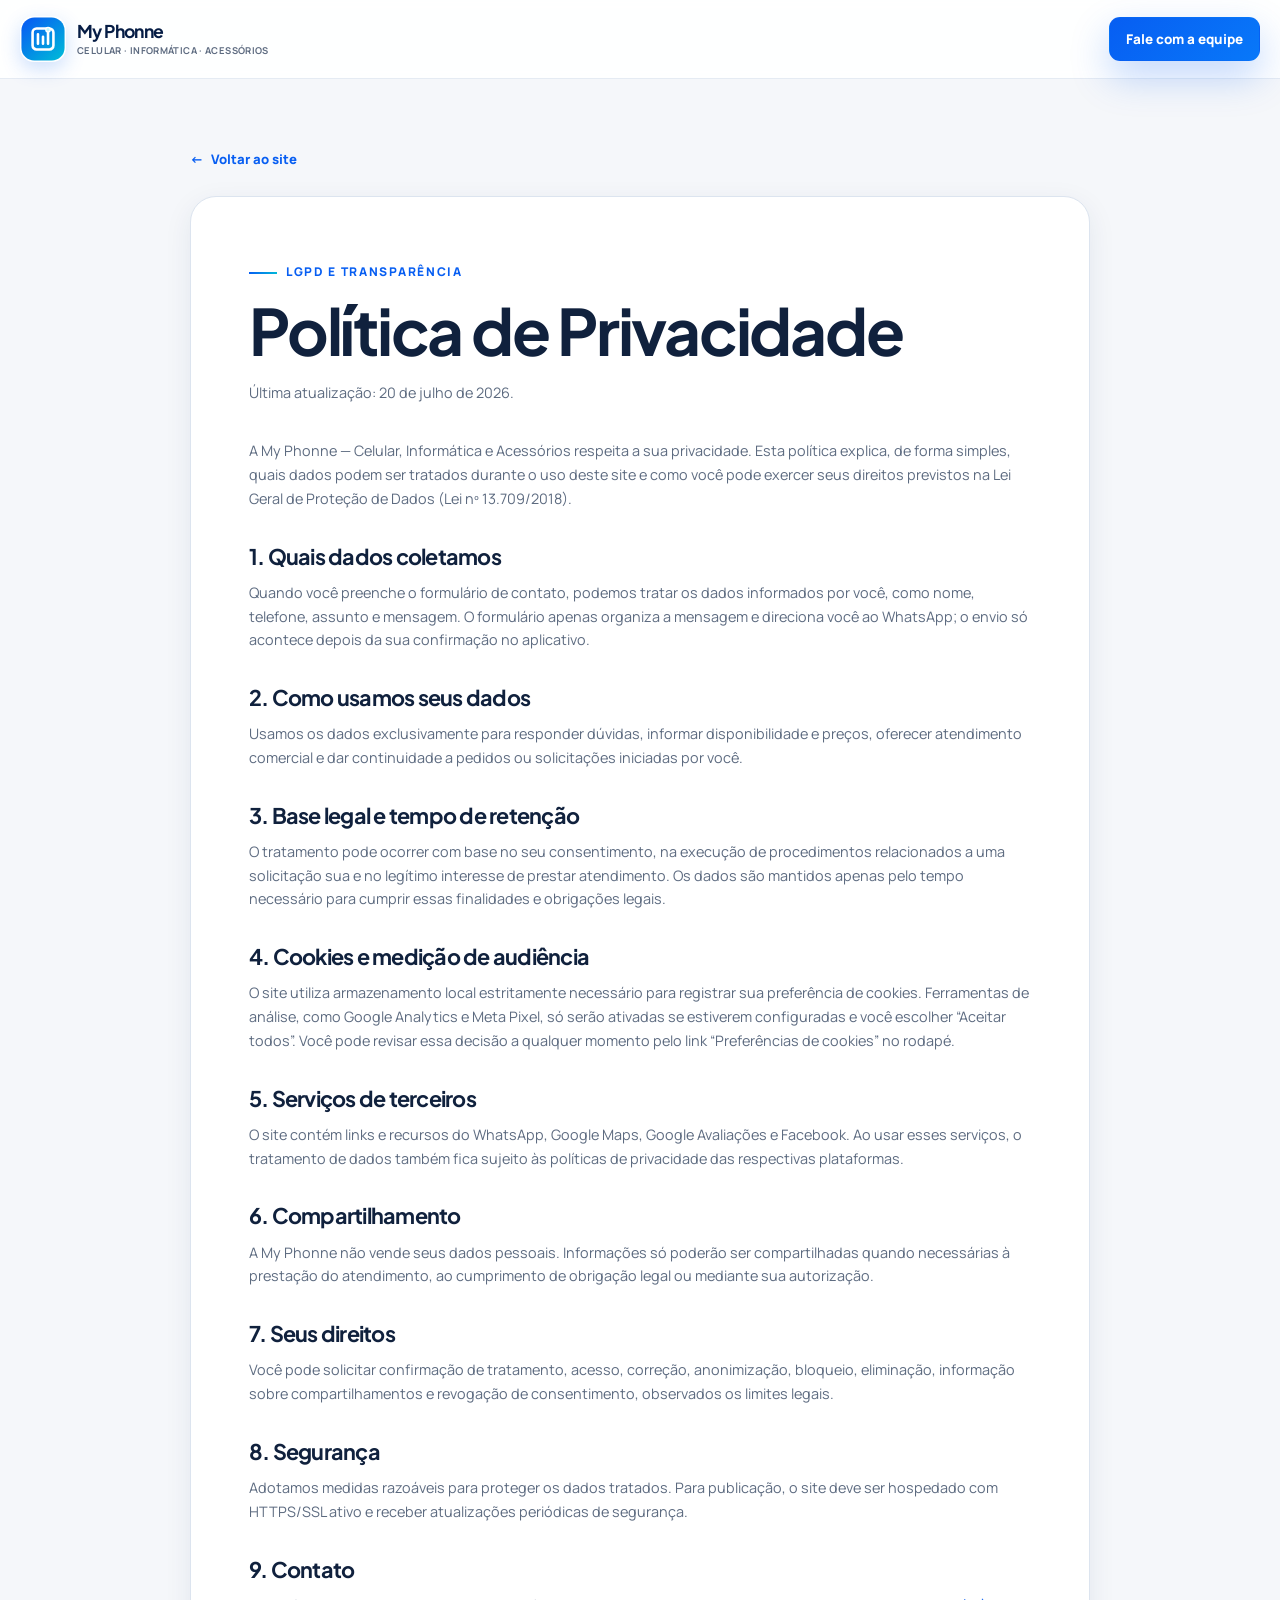
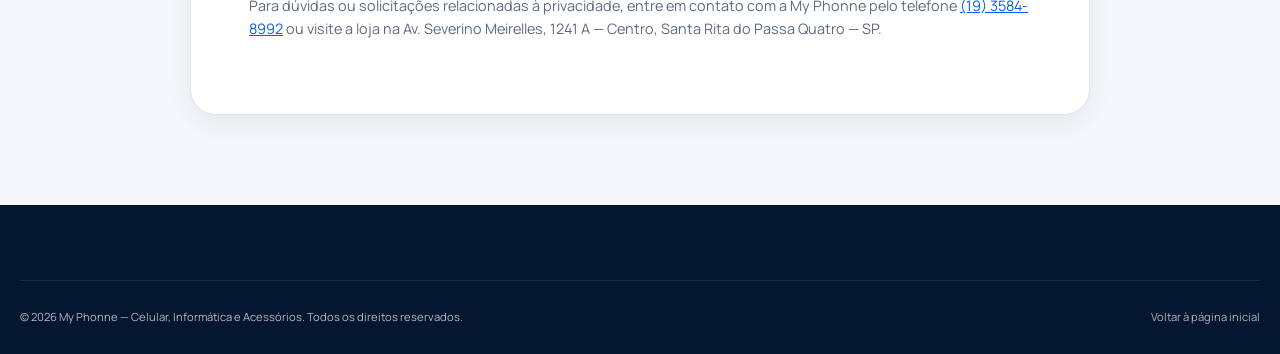
<file: privacidade.html>
<!doctype html>
<html lang="pt-BR">
<head>
  <meta charset="utf-8">
  <meta name="viewport" content="width=device-width, initial-scale=1">
  <title>Política de Privacidade | My Phonne</title>
  <meta name="description" content="Saiba como a My Phonne trata dados pessoais e cookies em seu site.">
  <meta name="robots" content="index, follow">
  <meta name="theme-color" content="#075ef2">
  <link rel="icon" href="assets/favicon.svg" type="image/svg+xml">
  <link rel="preconnect" href="https://fonts.googleapis.com">
  <link rel="preconnect" href="https://fonts.gstatic.com" crossorigin>
  <link href="https://fonts.googleapis.com/css2?family=Manrope:wght@400;500;600;700;800&amp;family=Plus+Jakarta+Sans:wght@600;700;800&amp;display=swap" rel="stylesheet">
  <link rel="stylesheet" href="styles.css">
</head>
<body class="privacy-page">
  <header class="site-header">
    <div class="container header-inner">
      <a class="brand" href="index.html" aria-label="Voltar ao site da My Phonne">
        <img src="assets/logo-mark.svg" width="46" height="46" alt="" aria-hidden="true">
        <span class="brand-copy"><strong>My Phonne</strong><small>Celular · Informática · Acessórios</small></span>
      </a>
      <a class="button button-primary button-sm" href="index.html#contato">Fale com a equipe</a>
    </div>
  </header>

  <main class="privacy-main">
    <div class="container privacy-shell">
      <a class="privacy-back" href="index.html"><span aria-hidden="true">←</span> Voltar ao site</a>
      <article class="privacy-card">
        <span class="section-kicker">LGPD e transparência</span>
        <h1>Política de Privacidade</h1>
        <p class="privacy-updated">Última atualização: 20 de julho de 2026.</p>

        <p>A My Phonne — Celular, Informática e Acessórios respeita a sua privacidade. Esta política explica, de forma simples, quais dados podem ser tratados durante o uso deste site e como você pode exercer seus direitos previstos na Lei Geral de Proteção de Dados (Lei nº 13.709/2018).</p>

        <h2>1. Quais dados coletamos</h2>
        <p>Quando você preenche o formulário de contato, podemos tratar os dados informados por você, como nome, telefone, assunto e mensagem. O formulário apenas organiza a mensagem e direciona você ao WhatsApp; o envio só acontece depois da sua confirmação no aplicativo.</p>

        <h2>2. Como usamos seus dados</h2>
        <p>Usamos os dados exclusivamente para responder dúvidas, informar disponibilidade e preços, oferecer atendimento comercial e dar continuidade a pedidos ou solicitações iniciadas por você.</p>

        <h2>3. Base legal e tempo de retenção</h2>
        <p>O tratamento pode ocorrer com base no seu consentimento, na execução de procedimentos relacionados a uma solicitação sua e no legítimo interesse de prestar atendimento. Os dados são mantidos apenas pelo tempo necessário para cumprir essas finalidades e obrigações legais.</p>

        <h2>4. Cookies e medição de audiência</h2>
        <p>O site utiliza armazenamento local estritamente necessário para registrar sua preferência de cookies. Ferramentas de análise, como Google Analytics e Meta Pixel, só serão ativadas se estiverem configuradas e você escolher “Aceitar todos”. Você pode revisar essa decisão a qualquer momento pelo link “Preferências de cookies” no rodapé.</p>

        <h2>5. Serviços de terceiros</h2>
        <p>O site contém links e recursos do WhatsApp, Google Maps, Google Avaliações e Facebook. Ao usar esses serviços, o tratamento de dados também fica sujeito às políticas de privacidade das respectivas plataformas.</p>

        <h2>6. Compartilhamento</h2>
        <p>A My Phonne não vende seus dados pessoais. Informações só poderão ser compartilhadas quando necessárias à prestação do atendimento, ao cumprimento de obrigação legal ou mediante sua autorização.</p>

        <h2>7. Seus direitos</h2>
        <p>Você pode solicitar confirmação de tratamento, acesso, correção, anonimização, bloqueio, eliminação, informação sobre compartilhamentos e revogação de consentimento, observados os limites legais.</p>

        <h2>8. Segurança</h2>
        <p>Adotamos medidas razoáveis para proteger os dados tratados. Para publicação, o site deve ser hospedado com HTTPS/SSL ativo e receber atualizações periódicas de segurança.</p>

        <h2>9. Contato</h2>
        <p>Para dúvidas ou solicitações relacionadas à privacidade, entre em contato com a My Phonne pelo telefone <a href="tel:+551935848992">(19) 3584-8992</a> ou visite a loja na Av. Severino Meirelles, 1241 A — Centro, Santa Rita do Passa Quatro — SP.</p>
      </article>
    </div>
  </main>

  <footer class="site-footer">
    <div class="container footer-bottom">
      <p>© 2026 My Phonne — Celular, Informática e Acessórios. Todos os direitos reservados.</p>
      <a href="index.html">Voltar à página inicial</a>
    </div>
  </footer>
</body>
</html>
</file>
<file: styles.css>
@import url("styles-base.css");

/* Ajuste de robustez para o painel de navegação em telas estreitas. */
@media (max-width: 1160px) {
  .main-nav {
    bottom: auto;
    height: calc(100vh - 78px);
    height: calc(100dvh - 78px);
  }
}

@media (max-width: 720px) {
  .main-nav {
    height: calc(100vh - 70px);
    height: calc(100dvh - 70px);
  }
}
</file>
